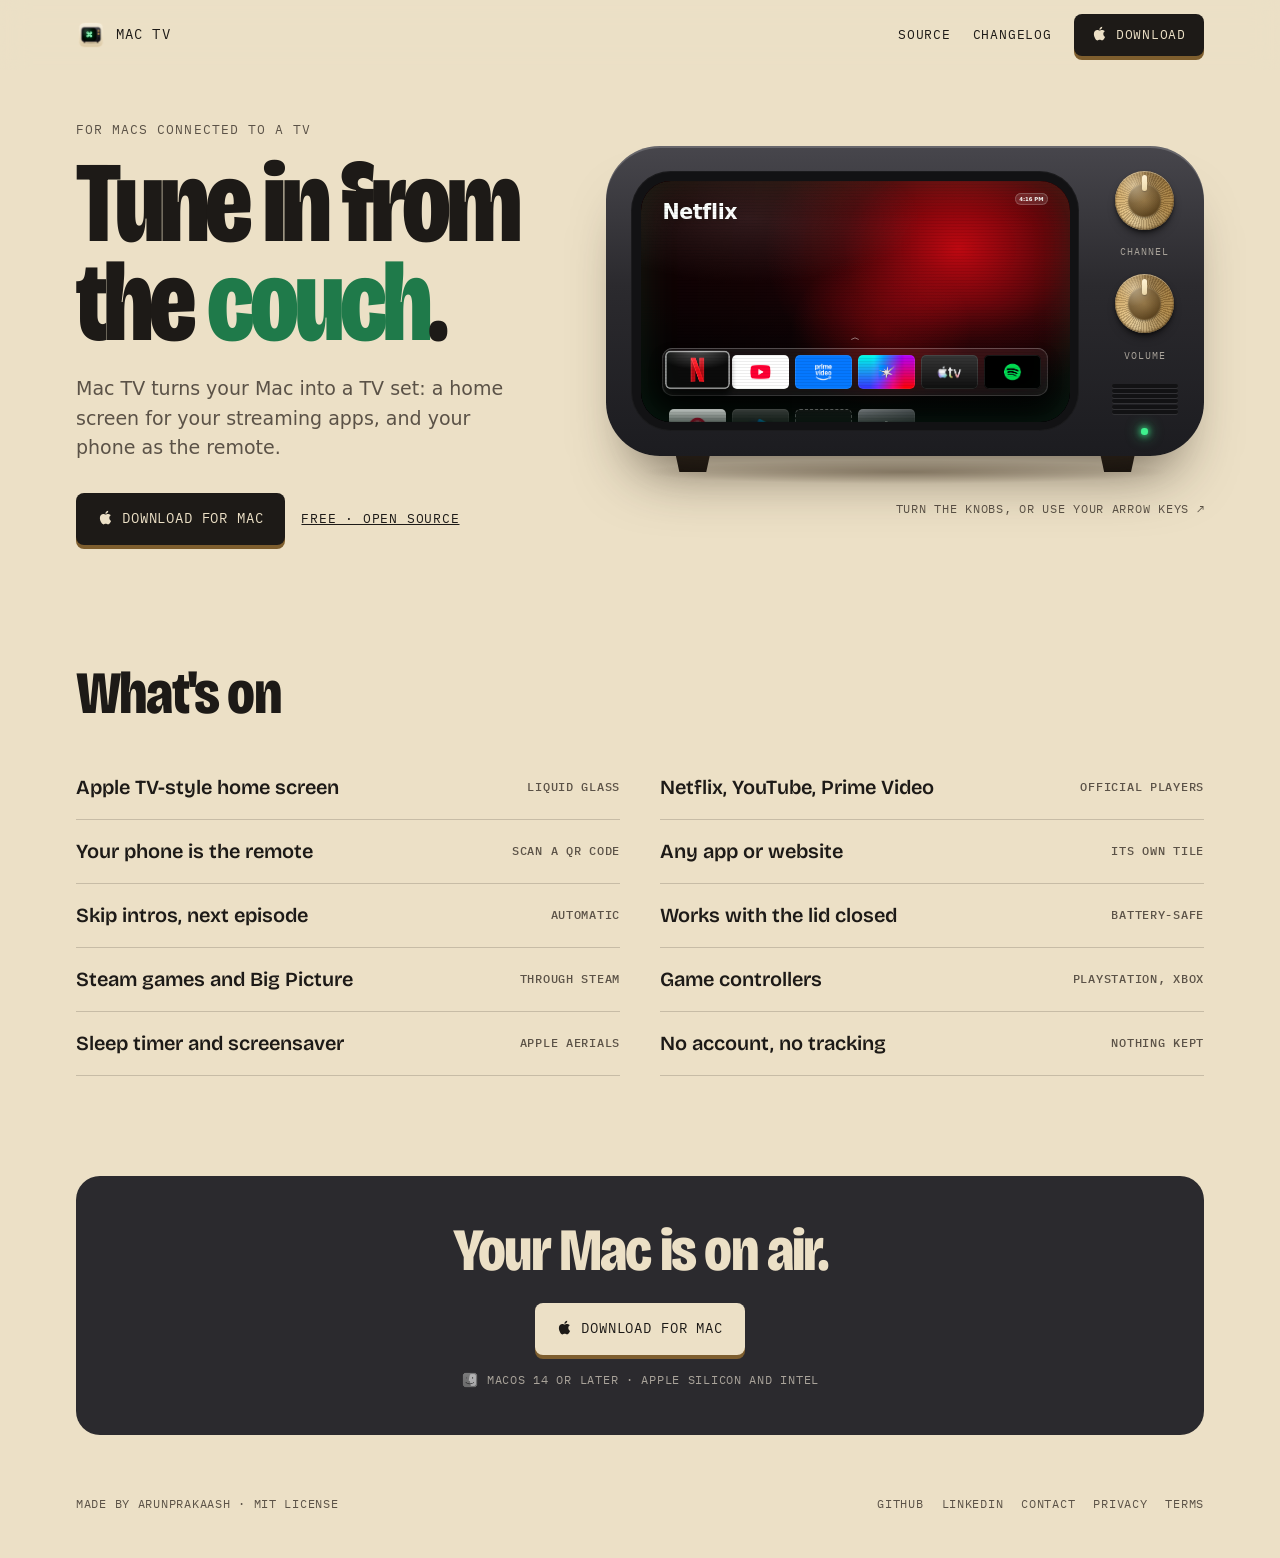
<file: docs/index.html>
<!doctype html>
<html lang="en">
<head>
<meta charset="utf-8">
<meta name="viewport" content="width=device-width, initial-scale=1, viewport-fit=cover">
<title>Mac TV</title>
<meta name="description" content="Turn your Mac into a TV set: a home screen for your streaming apps, and your phone as the remote. Free and open source.">
<meta name="theme-color" content="#ece0c6">
<meta property="og:title" content="Mac TV">
<meta property="og:description" content="Tune in from the couch. Turn your Mac into a TV set, with your phone as the remote.">
<meta property="og:image" content="screenshots/home.png">
<link rel="icon" type="image/png" href="screenshots/icon.png">
<link rel="preconnect" href="https://fonts.googleapis.com">
<link rel="preconnect" href="https://fonts.gstatic.com" crossorigin>
<link rel="stylesheet" href="https://fonts.googleapis.com/css2?family=Bricolage+Grotesque:opsz,wdth,wght@12..96,75..100,400..800&family=IBM+Plex+Mono:wght@400;500;600&display=swap">
<link rel="stylesheet" href="site.css">
</head>
<body>
<svg width="0" height="0" style="position:absolute" aria-hidden="true">
  <symbol id="i-apple" viewBox="0 0 24 24"><path d="M16.37 1.43c0 1.14-.49 2.27-1.18 3.08-.74.9-1.99 1.57-2.99 1.57-.12 0-.23-.02-.3-.03-.01-.06-.04-.22-.04-.39 0-1.15.57-2.27 1.21-2.98.8-.94 2.14-1.64 3.25-1.68.03.13.05.28.05.43Zm4.56 15.71c-.03.07-.46 1.58-1.52 3.12-.94 1.34-1.94 2.71-3.43 2.71-1.52 0-1.9-.88-3.63-.88-1.7 0-2.3.91-3.67.91-1.38 0-2.33-1.26-3.43-2.8C4.04 18.38 3 15.57 3 12.92c0-4.28 2.8-6.55 5.55-6.55 1.45 0 2.68.95 3.6.95.87 0 2.22-1.01 3.9-1.01.62 0 2.89.06 4.38 2.19-.13.09-2.38 1.37-2.38 4.19 0 3.26 2.85 4.42 2.95 4.45Z"/></symbol>
</svg>

<nav class="top">
  <div class="wrap">
    <a class="brand" href="./"><img src="screenshots/icon.png" alt="">Mac TV</a>
    <div class="links">
      <a href="https://github.com/Arunprakaash/mac-tv">Source</a>
      <a href="https://github.com/Arunprakaash/mac-tv/releases">Changelog</a>
      <a class="dl" href="https://github.com/Arunprakaash/mac-tv/releases/latest"><svg class="apple"><use href="#i-apple"/></svg>Download</a>
    </div>
  </div>
</nav>

<main class="wrap">
  <header class="hero">
    <div>
      <div class="eyebrow">For Macs connected to a TV</div>
      <h1>Tune in from the <span>couch</span>.</h1>
      <p>Mac TV turns your Mac into a TV set: a home screen for your streaming apps, and your phone as the remote.</p>
      <div class="act">
        <a class="dl big" href="https://github.com/Arunprakaash/mac-tv/releases/latest"><svg class="apple"><use href="#i-apple"/></svg>Download for Mac</a>
        <a class="src" href="https://github.com/Arunprakaash/mac-tv">Free · Open source</a>
      </div>
    </div>
    <div class="set">
      <!-- The icon's TV set, built for real: the screen is a working Mac TV, the knobs turn. -->
      <div class="crt">
        <div class="glass"><div data-tv></div></div>
        <div class="panel">
          <button class="knob" data-knob="channel" aria-label="Next channel"><span class="face"></span></button><span class="knob-label">CHANNEL</span>
          <button class="knob" data-knob="volume" aria-label="Volume up"><span class="face"></span></button><span class="knob-label">VOLUME</span>
          <div class="grille"><i></i><i></i><i></i><i></i><i></i><i></i></div>
          <span class="led" title="On air"></span>
        </div>
        <div class="feet"><i></i><i></i></div>
      </div>
      <p class="hint">Turn the knobs, or use your arrow keys ↗</p>
    </div>
  </header>

  <section>
    <h2>What's on</h2>
    <ul class="guide">
      <li>Apple TV-style home screen <span>Liquid Glass</span></li>
      <li>Netflix, YouTube, Prime Video <span>Official players</span></li>
      <li>Your phone is the remote <span>Scan a QR code</span></li>
      <li>Any app or website <span>Its own tile</span></li>
      <li>Skip intros, next episode <span>Automatic</span></li>
      <li>Works with the lid closed <span>Battery-safe</span></li>
      <li>Steam games and Big Picture <span>Through Steam</span></li>
      <li>Game controllers <span>PlayStation, Xbox</span></li>
      <li>Sleep timer and screensaver <span>Apple aerials</span></li>
      <li>No account, no tracking <span>Nothing kept</span></li>
    </ul>
  </section>

  <section class="end">
    <h2>Your Mac is on air.</h2>
    <a class="dl big" href="https://github.com/Arunprakaash/mac-tv/releases/latest"><svg class="apple"><use href="#i-apple"/></svg>Download for Mac</a>
    <small><img class="finder" src="finder.png" alt="">macOS 14 or later · Apple silicon and Intel</small>
  </section>
</main>

<footer>
  <div class="wrap">
    <span>Made by <a href="https://www.linkedin.com/in/Arunprakaash">Arunprakaash</a> · MIT License</span>
    <nav>
      <a href="https://github.com/Arunprakaash/mac-tv">GitHub</a>
      <a href="https://www.linkedin.com/in/Arunprakaash">LinkedIn</a>
      <a href="https://github.com/Arunprakaash/mac-tv/issues">Contact</a>
      <a href="privacy.html">Privacy</a>
      <a href="terms.html">Terms</a>
    </nav>
  </div>
</footer>

<script>
(() => {
  const APPS = [
    { id: "netflix", name: "Netflix", accent: "#E50914", deep: "#2B0204" },
    { id: "youtube", name: "YouTube", accent: "#FF2D2D", deep: "#2B0606" },
    { id: "prime", name: "Prime Video", accent: "#1A98FF", deep: "#05213F" },
    { id: "hotstar", name: "JioHotstar", accent: "#2C6BED", deep: "#081538" },
    { id: "appletv", name: "Apple TV", accent: "#9A9AA2", deep: "#18181B" },
    { id: "spotify", name: "Spotify", accent: "#1ED760", deep: "#06210F" },
  ];
  const GEAR = '<svg viewBox="0 0 24 24"><path fill="currentColor" d="M19.4 13a7.5 7.5 0 0 0 0-2l2.1-1.6-2-3.5-2.5 1a7.6 7.6 0 0 0-1.7-1L15 3.3h-4l-.4 2.6a7.6 7.6 0 0 0-1.7 1l-2.5-1-2 3.5L6.6 11a7.5 7.5 0 0 0 0 2l-2.1 1.6 2 3.5 2.5-1c.5.4 1.1.7 1.7 1l.4 2.6h4l.4-2.6c.6-.3 1.2-.6 1.7-1l2.5 1 2-3.5zM13 15.5a3.5 3.5 0 1 1 0-7 3.5 3.5 0 0 1 0 7z" transform="translate(-1 0)"/></svg>';

  // A playable Mac TV home screen, drawn at the app's 1920 x 1080 proportions.
  const host = document.querySelector("[data-tv]");
  host.className = "tv";
  host.tabIndex = 0;
  host.setAttribute("role", "application");
  host.setAttribute("aria-label", "Try Mac TV. Use the arrow keys, or turn the knobs.");
  host.innerHTML = `
    <div class="tv-art"></div><div class="tv-shade"></div>
    <div class="tv-name"></div>
    <button class="tv-open" tabindex="-1"><svg viewBox="0 0 24 24"><path d="M7 4.5v15l13-7.5z" fill="currentColor"/></svg><span></span></button>
    <div class="tv-pills"><div class="tv-pill" data-clock>3:34 PM</div></div>
    <div class="tv-volume"><svg viewBox="0 0 24 24"><path fill="currentColor" d="M4 9h3l5-4v14l-5-4H4z"/><path d="M15.5 8.5a5 5 0 0 1 0 7M18 6a8.5 8.5 0 0 1 0 12" fill="none" stroke="currentColor" stroke-width="1.8" stroke-linecap="round"/></svg><b><i></i></b></div>
    <div class="tv-toast"></div>
    <svg class="tv-chevron" viewBox="0 0 40 14"><path d="M4 11 20 4l16 7" fill="none" stroke="currentColor" stroke-width="3" stroke-linecap="round" stroke-linejoin="round"/></svg>
    <div class="tv-dock">${APPS.map((a, i) => `<div class="tile" data-i="${i}"><img src="tiles/${a.id}.png" alt="${a.name}"></div>`).join("")}</div>
    <div class="tv-row"><div class="tile"><img src="tiles/ytmusic.png" alt=""></div><div class="tile"><img src="tiles/iina.png" alt=""></div><div class="tile add">+</div><div class="tile gear">${GEAR}</div></div>`;
  const q = s => host.querySelector(s);
  const art = q(".tv-art"), name = q(".tv-name"), toast = q(".tv-toast"), bar = q(".tv-volume i");
  const tiles = [...q(".tv-dock").children];
  let focus = 0, expanded = false, level = 60, toastTimer, volTimer;

  // Each app's colours across the screen, cross-faded like the app's Top Shelf.
  function paint(app) {
    const layer = document.createElement("div");
    layer.className = "tv-layer";
    layer.style.background = `radial-gradient(60% 85% at 74% 28%, ${app.accent}cc 0%, ${app.accent}33 45%, transparent 75%), radial-gradient(30% 45% at 56% 62%, ${app.accent}5c 0%, transparent 70%), linear-gradient(180deg, ${app.deep}, #050608)`;
    art.appendChild(layer);
    requestAnimationFrame(() => layer.classList.add("on"));
    setTimeout(() => { while (art.children.length > 1) art.firstChild.remove(); }, 600);
  }
  function render() {
    const app = APPS[focus];
    tiles.forEach((t, i) => t.classList.toggle("focused", !expanded && i === focus));
    host.classList.toggle("expanded", expanded);
    if (name.textContent !== app.name) { name.textContent = app.name; paint(app); }
    q(".tv-open span").textContent = `Open ${app.name}`;
  }
  function say(text) {
    toast.textContent = text;
    host.classList.add("toasting");
    clearTimeout(toastTimer);
    toastTimer = setTimeout(() => host.classList.remove("toasting"), 1900);
  }
  function volumeUp() {
    level = level >= 100 ? 10 : level + 10;
    bar.style.width = level + "%";
    host.classList.add("volume");
    clearTimeout(volTimer);
    volTimer = setTimeout(() => host.classList.remove("volume"), 1400);
  }
  const launch = () => say(`${APPS[focus].name} opens here, full screen`);

  tiles.forEach((t, i) => {
    t.addEventListener("mouseenter", () => { focus = i; expanded = false; render(); });
    t.addEventListener("click", () => { focus = i; render(); launch(); });
  });
  q(".tv-open").addEventListener("click", launch);
  host.addEventListener("keydown", e => {
    if (e.key === "ArrowLeft" && !expanded) focus = Math.max(0, focus - 1);
    else if (e.key === "ArrowRight" && !expanded) focus = Math.min(APPS.length - 1, focus + 1);
    else if (e.key === "ArrowUp") expanded = true;
    else if (e.key === "ArrowDown" || e.key === "Escape") expanded = false;
    else if (e.key === "Enter" || e.key === " ") launch();
    else return;
    e.preventDefault();
    render();
  });

  // A light haptic tick when a knob turns. Android phones vibrate; iPhones (iOS 18 and later)
  // tick when a switch flips, so a hidden one is flipped. Computers have no haptics for web pages.
  const tickHaptic = (() => {
    if (typeof navigator.vibrate === "function") return () => navigator.vibrate(8);
    const label = document.createElement("label");
    label.style.display = "none";
    label.setAttribute("aria-hidden", "true");
    const input = document.createElement("input");
    input.type = "checkbox";
    input.setAttribute("switch", "");
    input.tabIndex = -1;
    label.appendChild(input);
    document.body.appendChild(label);
    return () => label.click();
  })();

  // The brass knobs turn: Channel moves to the next app, Volume turns it up.
  // In Safari on a Mac, a firm press (force click) turns a knob too: macOS plays the trackpad's
  // own click feel, which is the only haptic a web page can get on a Mac. The ordinary click that
  // follows a force click is skipped, so the knob turns once.
  document.querySelectorAll("[data-knob]").forEach(knob => {
    let turn = 0, forced = false;
    function turnKnob(phoneTick) {
      turn += 45;
      if (phoneTick) { try { tickHaptic(); } catch (e) {} }
      knob.querySelector(".face").style.transform = `rotate(${turn}deg)`;
      const led = document.querySelector(".led");
      led.classList.remove("blink"); void led.offsetWidth; led.classList.add("blink");
      if (knob.dataset.knob === "channel") { expanded = false; focus = (focus + 1) % APPS.length; render(); }
      else volumeUp();
    }
    knob.addEventListener("webkitmouseforcedown", () => { forced = true; turnKnob(false); });
    knob.addEventListener("mousedown", () => { forced = false; });
    knob.addEventListener("click", () => {
      if (forced) { forced = false; return; }
      turnKnob(true);
    });
  });

  paint(APPS[0]);
  render();
  bar.style.width = level + "%";

  // The TV's clock shows the visitor's own time.
  const tick = () => document.querySelectorAll("[data-clock]").forEach(el =>
    el.textContent = new Date().toLocaleTimeString([], { hour: "numeric", minute: "2-digit" }));
  tick();
  setInterval(tick, 15000);
})();
</script>
</body>
</html>
</file>
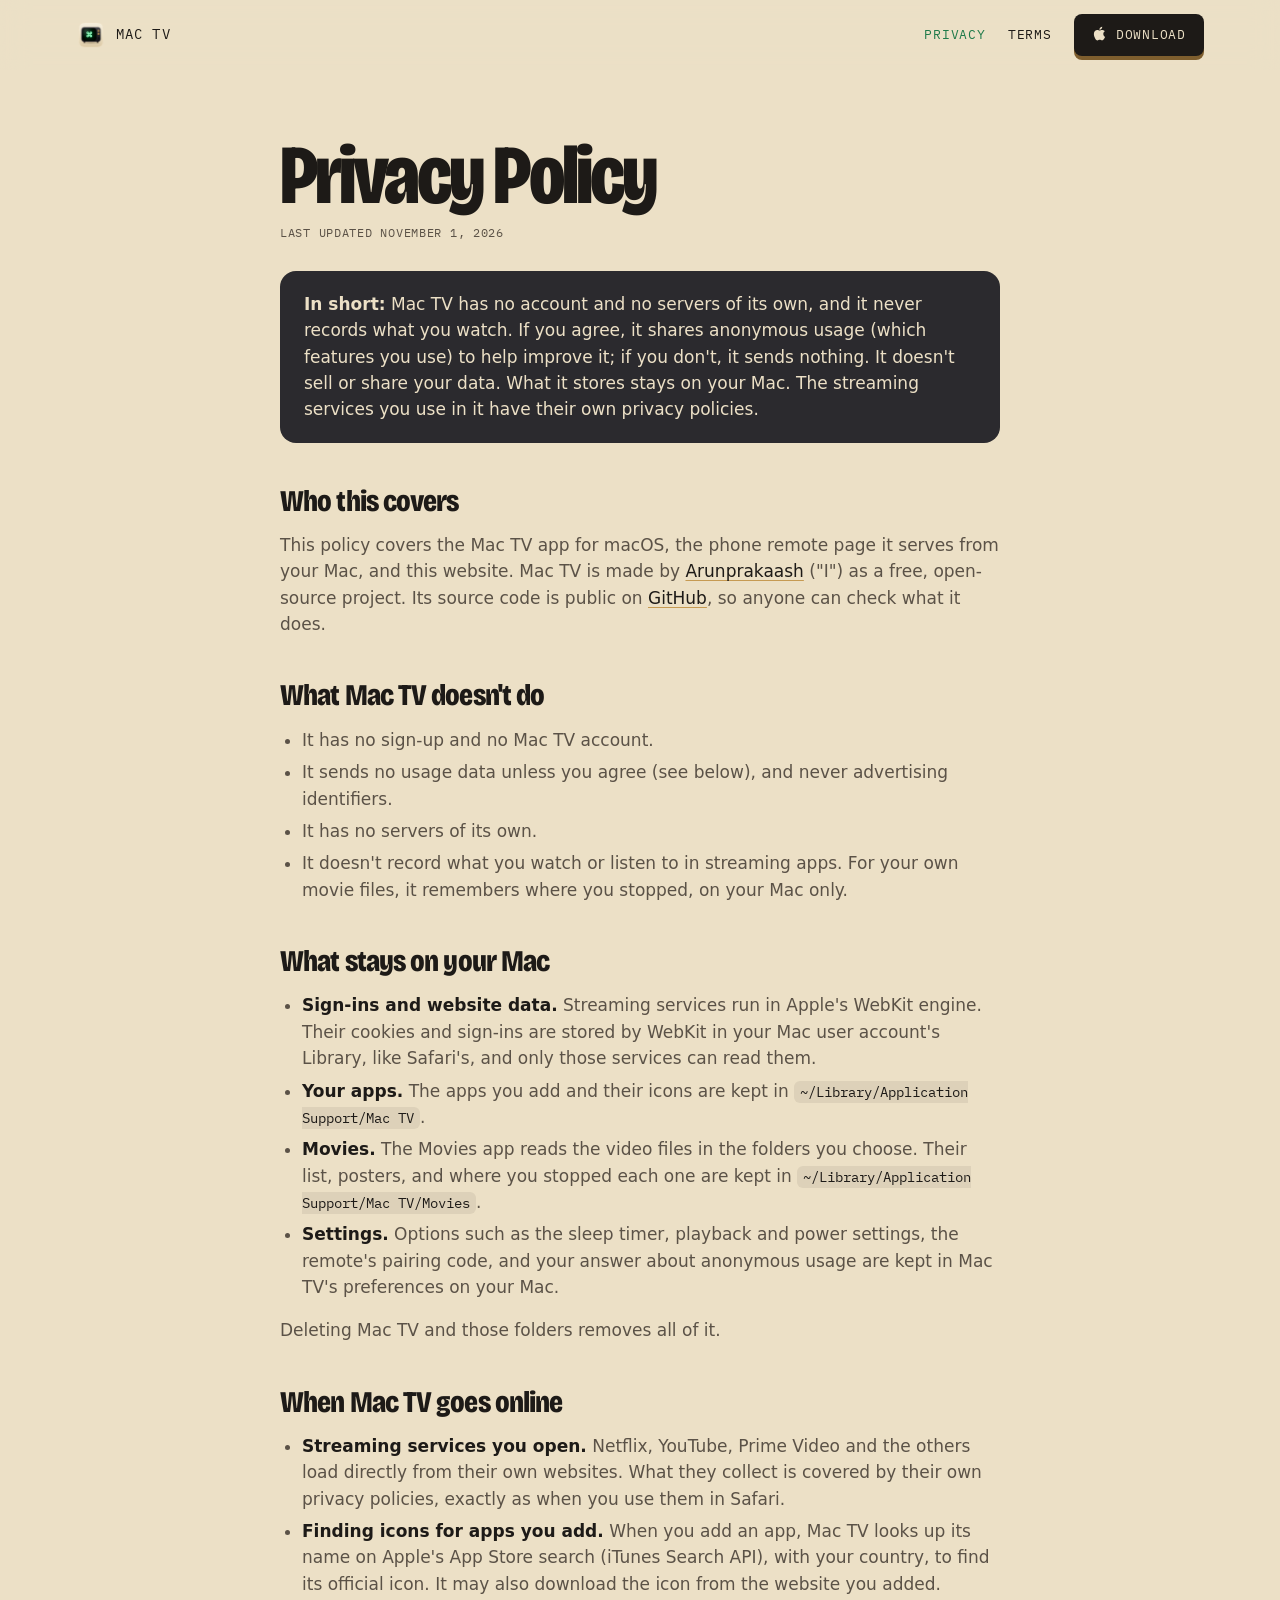
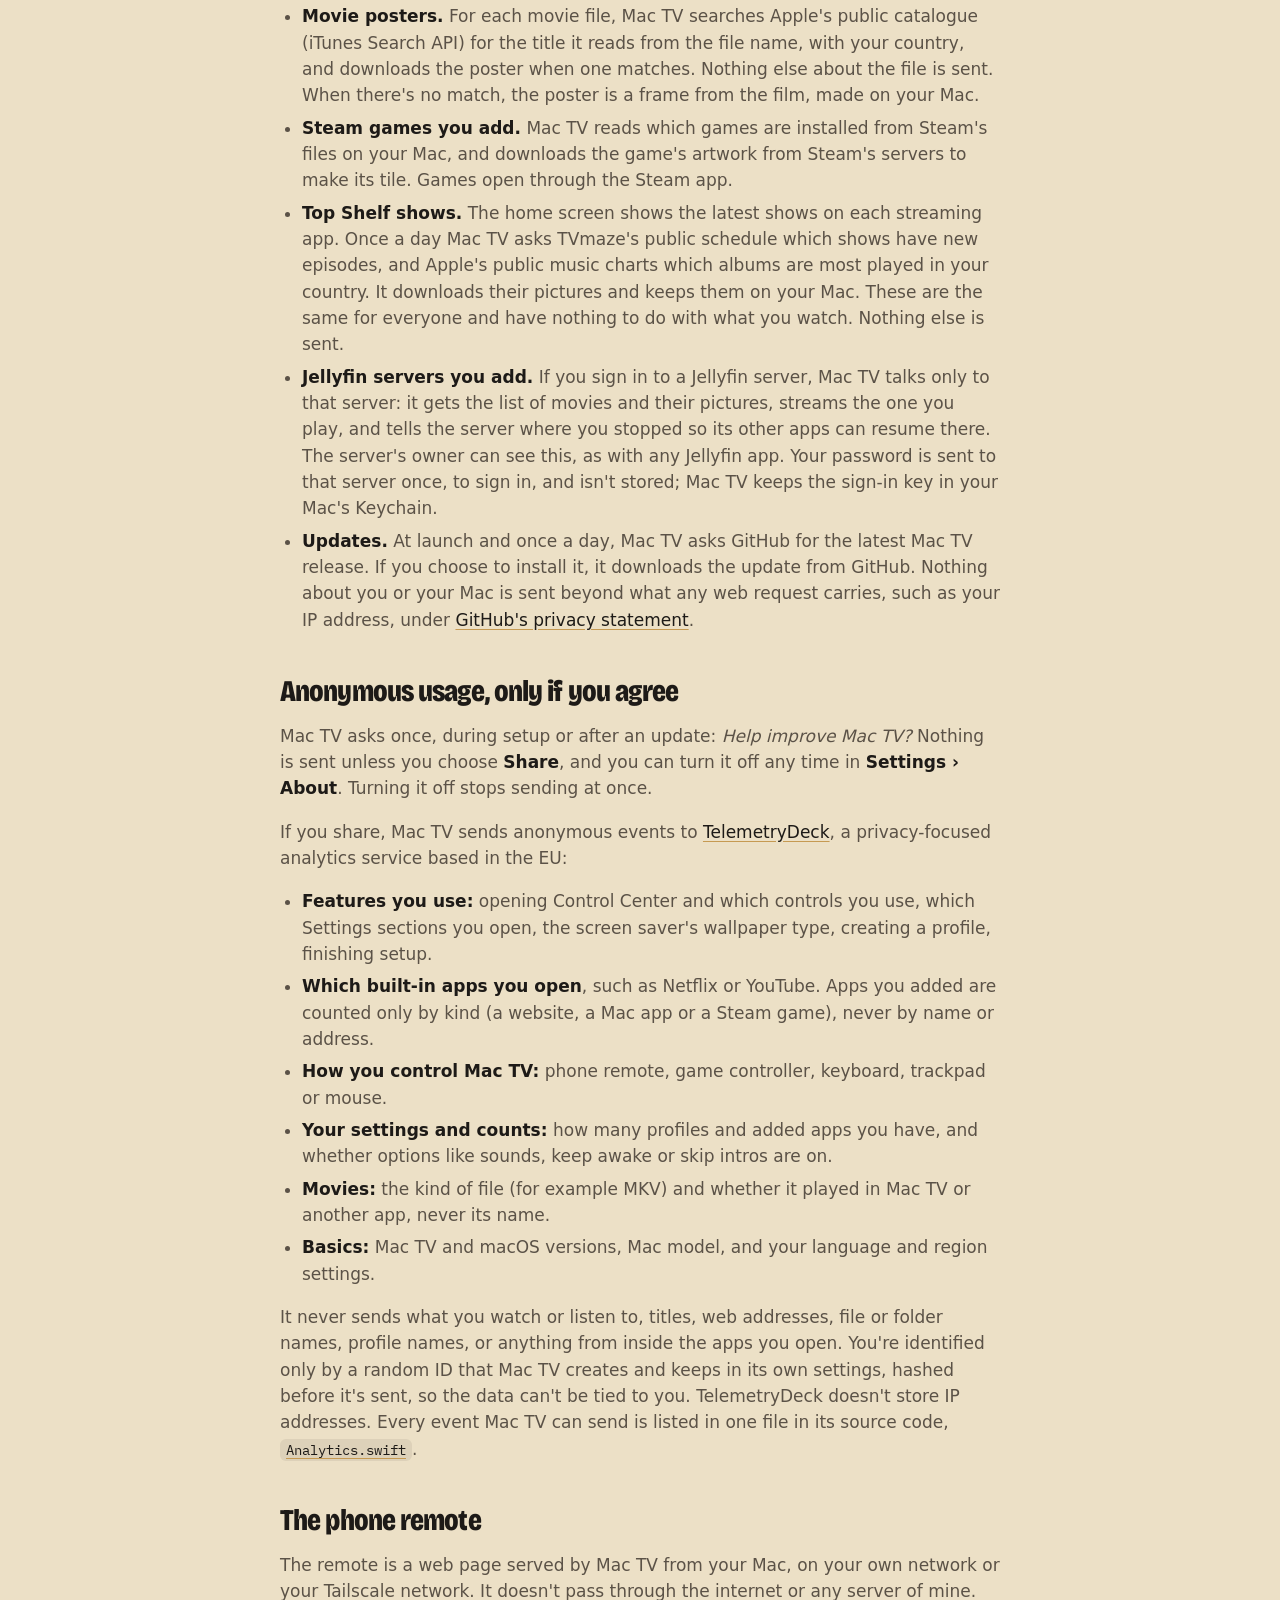
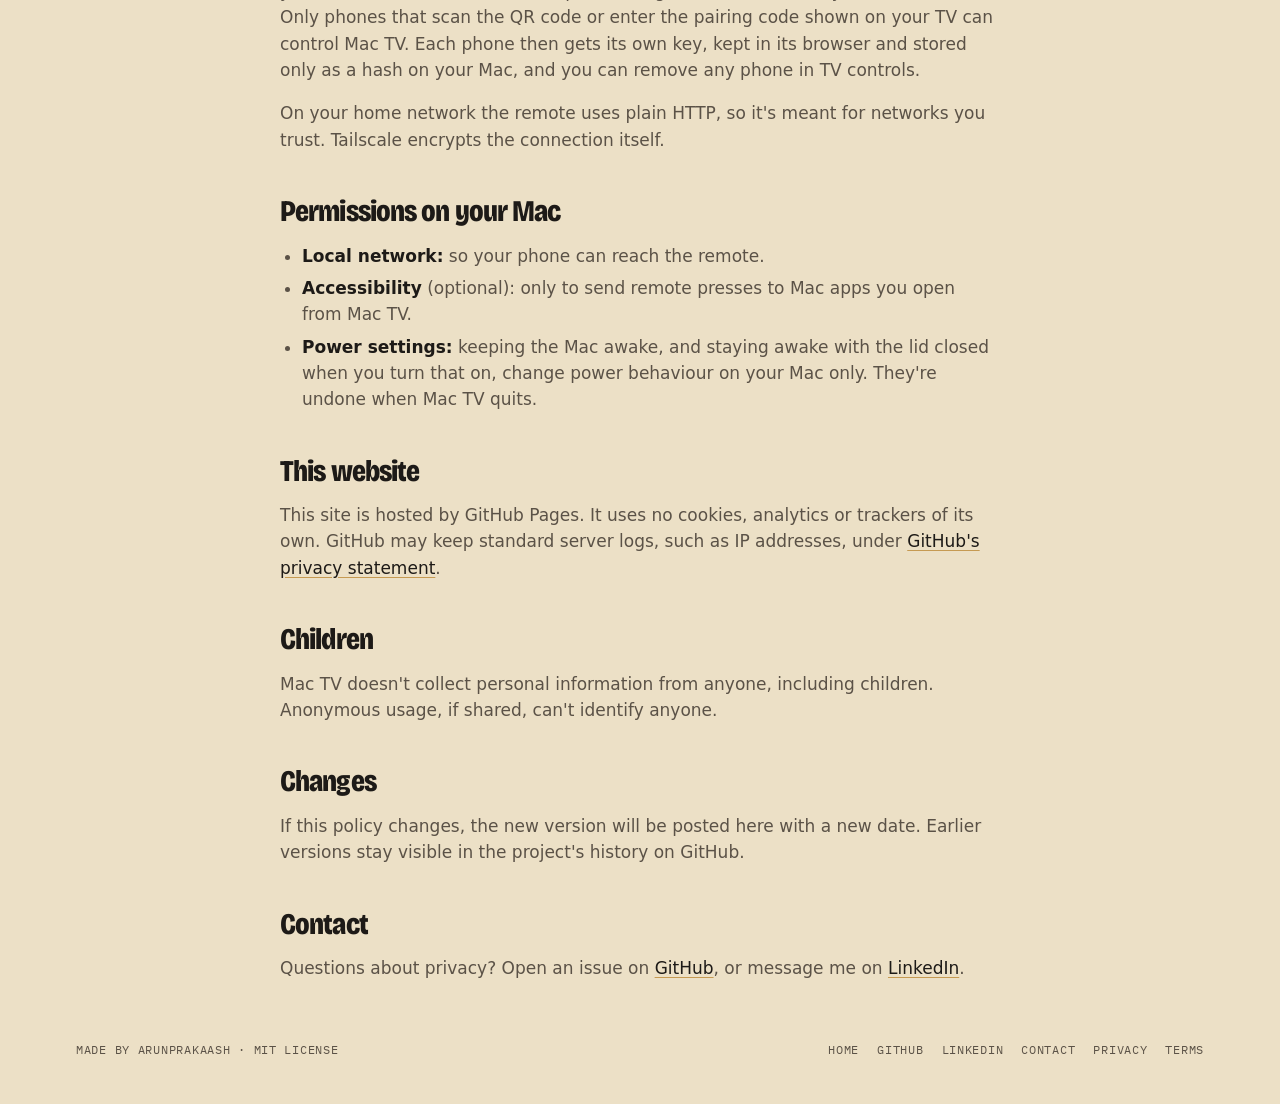
<file: docs/privacy.html>
<!doctype html>
<html lang="en">
<head>
<meta charset="utf-8">
<meta name="viewport" content="width=device-width, initial-scale=1, viewport-fit=cover">
<meta name="theme-color" content="#ece0c6">
<title>Privacy Policy · Mac TV</title>
<meta name="description" content="Mac TV's privacy policy: no account, no Mac TV servers, and anonymous usage analytics only if you agree.">
<link rel="icon" type="image/png" href="screenshots/icon.png">
<link rel="preconnect" href="https://fonts.googleapis.com">
<link rel="preconnect" href="https://fonts.gstatic.com" crossorigin>
<link rel="stylesheet" href="https://fonts.googleapis.com/css2?family=Bricolage+Grotesque:opsz,wdth,wght@12..96,75..100,400..800&family=IBM+Plex+Mono:wght@400;500;600&display=swap">
<link rel="stylesheet" href="site.css">
</head>
<body>
<svg width="0" height="0" style="position:absolute" aria-hidden="true">
  <symbol id="i-apple" viewBox="0 0 24 24" fill="currentColor"><path d="M16.37 1.43c0 1.14-.49 2.27-1.18 3.08-.74.9-1.99 1.57-2.99 1.57-.12 0-.23-.02-.3-.03-.01-.06-.04-.22-.04-.39 0-1.15.57-2.27 1.21-2.98.8-.94 2.14-1.64 3.25-1.68.03.13.05.28.05.43Zm4.56 15.71c-.03.07-.46 1.58-1.52 3.12-.94 1.34-1.94 2.71-3.43 2.71-1.52 0-1.9-.88-3.63-.88-1.7 0-2.3.91-3.67.91-1.38 0-2.33-1.26-3.43-2.8C4.04 18.38 3 15.57 3 12.92c0-4.28 2.8-6.55 5.55-6.55 1.45 0 2.68.95 3.6.95.87 0 2.22-1.01 3.9-1.01.62 0 2.89.06 4.38 2.19-.13.09-2.38 1.37-2.38 4.19 0 3.26 2.85 4.42 2.95 4.45Z"/></symbol>
</svg>
<nav class="top">
  <div class="wrap">
    <a class="brand" href="./"><img src="screenshots/icon.png" alt="">Mac TV</a>
    <div class="links">
      <a href="privacy.html" aria-current="page">Privacy</a>
      <a href="terms.html">Terms</a>
      <a class="dl" href="https://github.com/Arunprakaash/mac-tv/releases/latest"><svg class="apple"><use href="#i-apple"/></svg>Download</a>
    </div>
  </div>
</nav>
<main class="wrap"><div class="doc">
    <h1>Privacy Policy</h1>
    <p class="updated">Last updated November 1, 2026</p>

    <div class="summary">
      <p><strong>In short:</strong> Mac TV has no account and no servers of its own, and it never records what you watch. If you agree, it shares anonymous usage (which features you use) to help improve it; if you don't, it sends nothing. It doesn't sell or share your data. What it stores stays on your Mac. The streaming services you use in it have their own privacy policies.</p>
    </div>

    <h2>Who this covers</h2>
    <p>This policy covers the Mac TV app for macOS, the phone remote page it serves from your Mac, and this website. Mac TV is made by <a href="https://www.linkedin.com/in/Arunprakaash">Arunprakaash</a> ("I") as a free, open-source project. Its source code is public on <a href="https://github.com/Arunprakaash/mac-tv">GitHub</a>, so anyone can check what it does.</p>

    <h2>What Mac TV doesn't do</h2>
    <ul>
      <li>It has no sign-up and no Mac TV account.</li>
      <li>It sends no usage data unless you agree (see below), and never advertising identifiers.</li>
      <li>It has no servers of its own.</li>
      <li>It doesn't record what you watch or listen to in streaming apps. For your own movie files, it remembers where you stopped, on your Mac only.</li>
    </ul>

    <h2>What stays on your Mac</h2>
    <ul>
      <li><strong>Sign-ins and website data.</strong> Streaming services run in Apple's WebKit engine. Their cookies and sign-ins are stored by WebKit in your Mac user account's Library, like Safari's, and only those services can read them.</li>
      <li><strong>Your apps.</strong> The apps you add and their icons are kept in <code>~/Library/Application Support/Mac TV</code>.</li>
      <li><strong>Movies.</strong> The Movies app reads the video files in the folders you choose. Their list, posters, and where you stopped each one are kept in <code>~/Library/Application Support/Mac TV/Movies</code>.</li>
      <li><strong>Settings.</strong> Options such as the sleep timer, playback and power settings, the remote's pairing code, and your answer about anonymous usage are kept in Mac TV's preferences on your Mac.</li>
    </ul>
    <p>Deleting Mac TV and those folders removes all of it.</p>

    <h2>When Mac TV goes online</h2>
    <ul>
      <li><strong>Streaming services you open.</strong> Netflix, YouTube, Prime Video and the others load directly from their own websites. What they collect is covered by their own privacy policies, exactly as when you use them in Safari.</li>
      <li><strong>Finding icons for apps you add.</strong> When you add an app, Mac TV looks up its name on Apple's App Store search (iTunes Search API), with your country, to find its official icon. It may also download the icon from the website you added.</li>
      <li><strong>Movie posters.</strong> For each movie file, Mac TV searches Apple's public catalogue (iTunes Search API) for the title it reads from the file name, with your country, and downloads the poster when one matches. Nothing else about the file is sent. When there's no match, the poster is a frame from the film, made on your Mac.</li>
      <li><strong>Steam games you add.</strong> Mac TV reads which games are installed from Steam's files on your Mac, and downloads the game's artwork from Steam's servers to make its tile. Games open through the Steam app.</li>
      <li><strong>Top Shelf shows.</strong> The home screen shows the latest shows on each streaming app. Once a day Mac TV asks TVmaze's public schedule which shows have new episodes, and Apple's public music charts which albums are most played in your country. It downloads their pictures and keeps them on your Mac. These are the same for everyone and have nothing to do with what you watch. Nothing else is sent.</li>
      <li><strong>Jellyfin servers you add.</strong> If you sign in to a Jellyfin server, Mac TV talks only to that server: it gets the list of movies and their pictures, streams the one you play, and tells the server where you stopped so its other apps can resume there. The server's owner can see this, as with any Jellyfin app. Your password is sent to that server once, to sign in, and isn't stored; Mac TV keeps the sign-in key in your Mac's Keychain.</li>
      <li><strong>Updates.</strong> At launch and once a day, Mac TV asks GitHub for the latest Mac TV release. If you choose to install it, it downloads the update from GitHub. Nothing about you or your Mac is sent beyond what any web request carries, such as your IP address, under <a href="https://docs.github.com/en/site-policy/privacy-policies/github-general-privacy-statement">GitHub's privacy statement</a>.</li>
    </ul>

    <h2>Anonymous usage, only if you agree</h2>
    <p>Mac TV asks once, during setup or after an update: <em>Help improve Mac TV?</em> Nothing is sent unless you choose <strong>Share</strong>, and you can turn it off any time in <strong>Settings › About</strong>. Turning it off stops sending at once.</p>
    <p>If you share, Mac TV sends anonymous events to <a href="https://telemetrydeck.com">TelemetryDeck</a>, a privacy-focused analytics service based in the EU:</p>
    <ul>
      <li><strong>Features you use:</strong> opening Control Center and which controls you use, which Settings sections you open, the screen saver's wallpaper type, creating a profile, finishing setup.</li>
      <li><strong>Which built-in apps you open</strong>, such as Netflix or YouTube. Apps you added are counted only by kind (a website, a Mac app or a Steam game), never by name or address.</li>
      <li><strong>How you control Mac TV:</strong> phone remote, game controller, keyboard, trackpad or mouse.</li>
      <li><strong>Your settings and counts:</strong> how many profiles and added apps you have, and whether options like sounds, keep awake or skip intros are on.</li>
      <li><strong>Movies:</strong> the kind of file (for example MKV) and whether it played in Mac TV or another app, never its name.</li>
      <li><strong>Basics:</strong> Mac TV and macOS versions, Mac model, and your language and region settings.</li>
    </ul>
    <p>It never sends what you watch or listen to, titles, web addresses, file or folder names, profile names, or anything from inside the apps you open. You're identified only by a random ID that Mac TV creates and keeps in its own settings, hashed before it's sent, so the data can't be tied to you. TelemetryDeck doesn't store IP addresses. Every event Mac TV can send is listed in one file in its source code, <a href="https://github.com/Arunprakaash/mac-tv/blob/main/Sources/MacTV/Core/Analytics.swift"><code>Analytics.swift</code></a>.</p>

    <h2>The phone remote</h2>
    <p>The remote is a web page served by Mac TV from your Mac, on your own network or your Tailscale network. It doesn't pass through the internet or any server of mine. Only phones that scan the QR code or enter the pairing code shown on your TV can control Mac TV. Each phone then gets its own key, kept in its browser and stored only as a hash on your Mac, and you can remove any phone in TV controls.</p>
    <p>On your home network the remote uses plain HTTP, so it's meant for networks you trust. Tailscale encrypts the connection itself.</p>

    <h2>Permissions on your Mac</h2>
    <ul>
      <li><strong>Local network:</strong> so your phone can reach the remote.</li>
      <li><strong>Accessibility</strong> (optional): only to send remote presses to Mac apps you open from Mac TV.</li>
      <li><strong>Power settings:</strong> keeping the Mac awake, and staying awake with the lid closed when you turn that on, change power behaviour on your Mac only. They're undone when Mac TV quits.</li>
    </ul>

    <h2>This website</h2>
    <p>This site is hosted by GitHub Pages. It uses no cookies, analytics or trackers of its own. GitHub may keep standard server logs, such as IP addresses, under <a href="https://docs.github.com/en/site-policy/privacy-policies/github-general-privacy-statement">GitHub's privacy statement</a>.</p>

    <h2>Children</h2>
    <p>Mac TV doesn't collect personal information from anyone, including children. Anonymous usage, if shared, can't identify anyone.</p>

    <h2>Changes</h2>
    <p>If this policy changes, the new version will be posted here with a new date. Earlier versions stay visible in the project's history on GitHub.</p>

    <h2>Contact</h2>
    <p>Questions about privacy? Open an issue on <a href="https://github.com/Arunprakaash/mac-tv/issues">GitHub</a>, or message me on <a href="https://www.linkedin.com/in/Arunprakaash">LinkedIn</a>.</p>
  </div></main>

<footer>
  <div class="wrap">
    <span>Made by <a href="https://www.linkedin.com/in/Arunprakaash">Arunprakaash</a> · MIT License</span>
    <nav>
      <a href="./">Home</a>
      <a href="https://github.com/Arunprakaash/mac-tv">GitHub</a>
      <a href="https://www.linkedin.com/in/Arunprakaash">LinkedIn</a>
      <a href="https://github.com/Arunprakaash/mac-tv/issues">Contact</a>
      <a href="privacy.html">Privacy</a>
      <a href="terms.html">Terms</a>
    </nav>
  </div>
</footer>
</body>
</html>
</file>
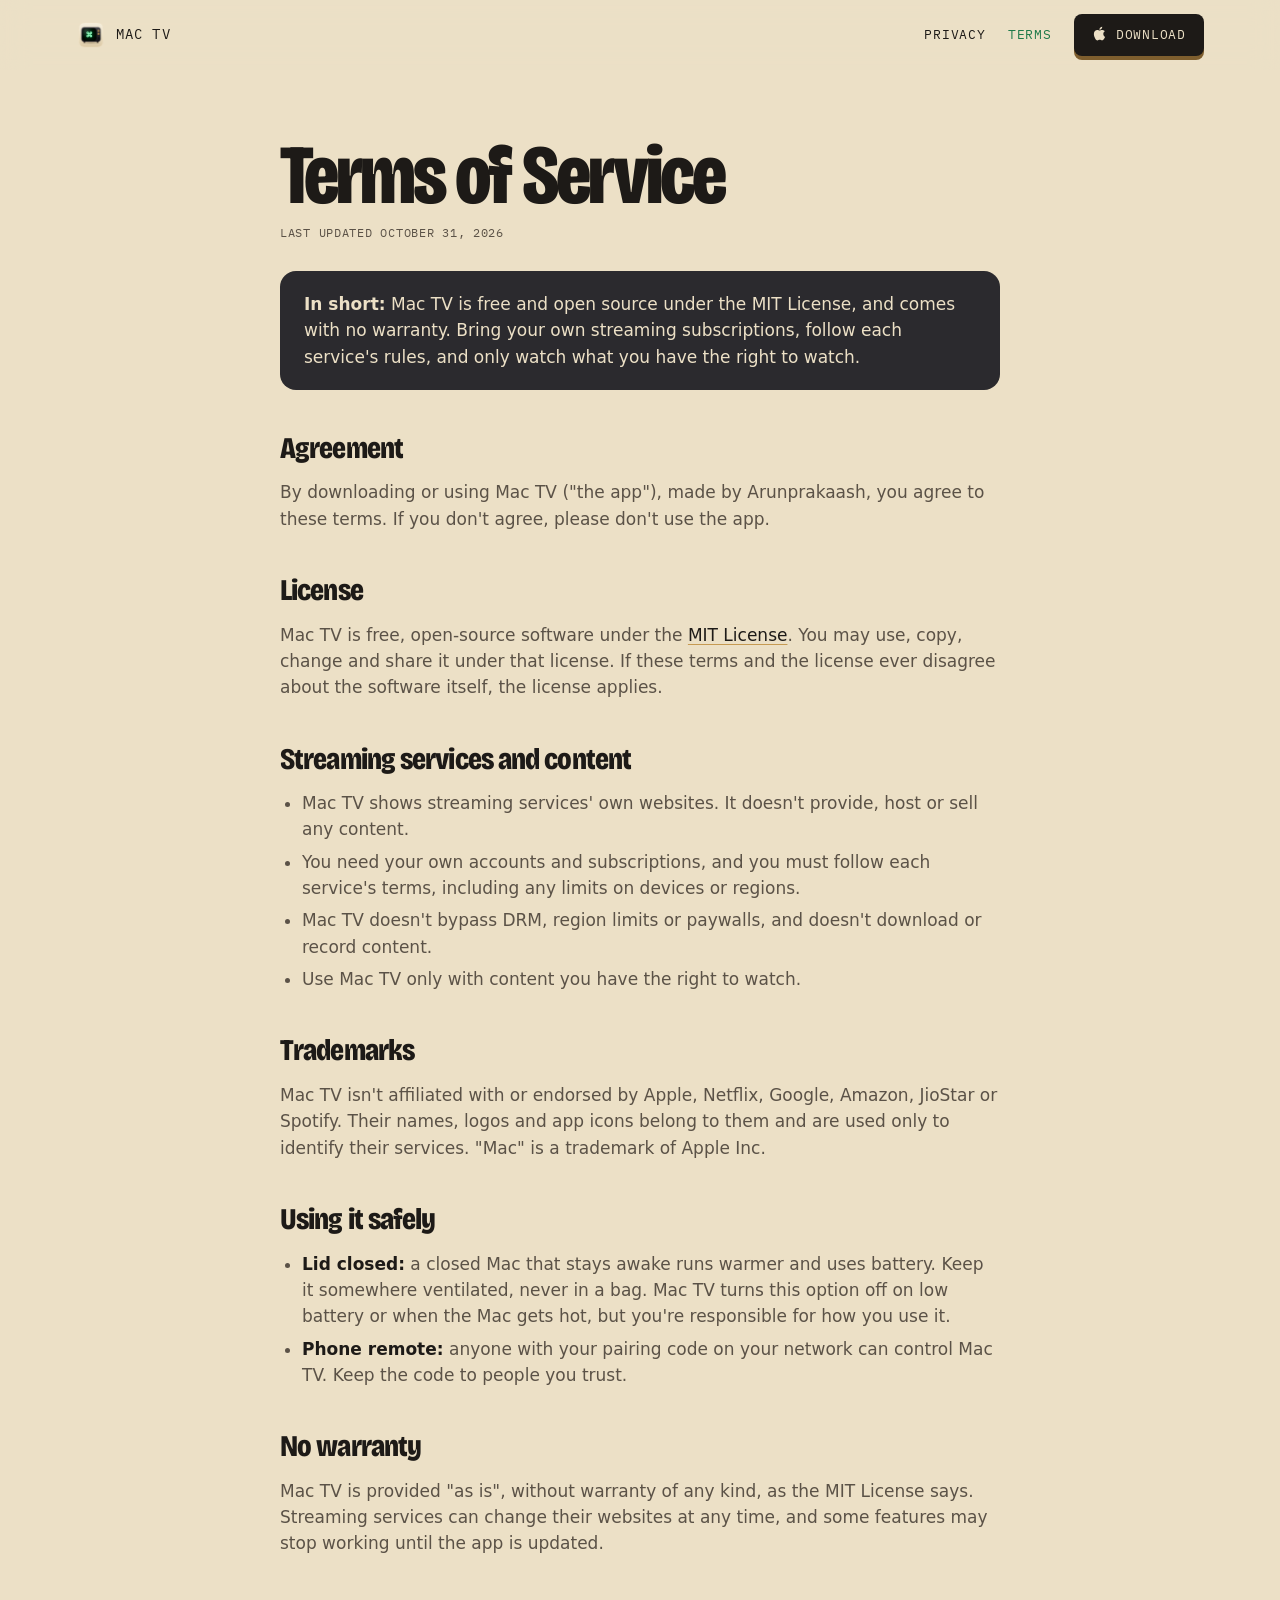
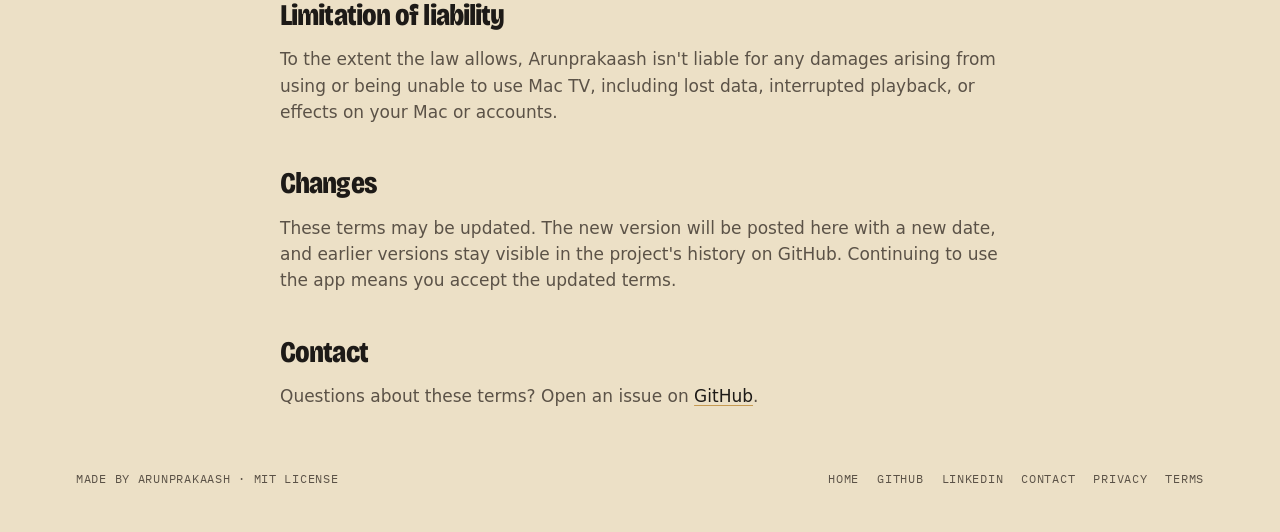
<file: docs/terms.html>
<!doctype html>
<html lang="en">
<head>
<meta charset="utf-8">
<meta name="viewport" content="width=device-width, initial-scale=1, viewport-fit=cover">
<meta name="theme-color" content="#ece0c6">
<title>Terms of Service · Mac TV</title>
<meta name="description" content="Terms of Service for Mac TV, a free and open-source app.">
<link rel="icon" type="image/png" href="screenshots/icon.png">
<link rel="preconnect" href="https://fonts.googleapis.com">
<link rel="preconnect" href="https://fonts.gstatic.com" crossorigin>
<link rel="stylesheet" href="https://fonts.googleapis.com/css2?family=Bricolage+Grotesque:opsz,wdth,wght@12..96,75..100,400..800&family=IBM+Plex+Mono:wght@400;500;600&display=swap">
<link rel="stylesheet" href="site.css">
</head>
<body>
<svg width="0" height="0" style="position:absolute" aria-hidden="true">
  <symbol id="i-apple" viewBox="0 0 24 24" fill="currentColor"><path d="M16.37 1.43c0 1.14-.49 2.27-1.18 3.08-.74.9-1.99 1.57-2.99 1.57-.12 0-.23-.02-.3-.03-.01-.06-.04-.22-.04-.39 0-1.15.57-2.27 1.21-2.98.8-.94 2.14-1.64 3.25-1.68.03.13.05.28.05.43Zm4.56 15.71c-.03.07-.46 1.58-1.52 3.12-.94 1.34-1.94 2.71-3.43 2.71-1.52 0-1.9-.88-3.63-.88-1.7 0-2.3.91-3.67.91-1.38 0-2.33-1.26-3.43-2.8C4.04 18.38 3 15.57 3 12.92c0-4.28 2.8-6.55 5.55-6.55 1.45 0 2.68.95 3.6.95.87 0 2.22-1.01 3.9-1.01.62 0 2.89.06 4.38 2.19-.13.09-2.38 1.37-2.38 4.19 0 3.26 2.85 4.42 2.95 4.45Z"/></symbol>
</svg>
<nav class="top">
  <div class="wrap">
    <a class="brand" href="./"><img src="screenshots/icon.png" alt="">Mac TV</a>
    <div class="links">
      <a href="privacy.html">Privacy</a>
      <a href="terms.html" aria-current="page">Terms</a>
      <a class="dl" href="https://github.com/Arunprakaash/mac-tv/releases/latest"><svg class="apple"><use href="#i-apple"/></svg>Download</a>
    </div>
  </div>
</nav>
<main class="wrap"><div class="doc">
    <h1>Terms of Service</h1>
    <p class="updated">Last updated October 31, 2026</p>

    <div class="summary">
      <p><strong>In short:</strong> Mac TV is free and open source under the MIT License, and comes with no warranty. Bring your own streaming subscriptions, follow each service's rules, and only watch what you have the right to watch.</p>
    </div>

    <h2>Agreement</h2>
    <p>By downloading or using Mac TV ("the app"), made by Arunprakaash, you agree to these terms. If you don't agree, please don't use the app.</p>

    <h2>License</h2>
    <p>Mac TV is free, open-source software under the <a href="https://github.com/Arunprakaash/mac-tv/blob/main/LICENSE">MIT License</a>. You may use, copy, change and share it under that license. If these terms and the license ever disagree about the software itself, the license applies.</p>

    <h2>Streaming services and content</h2>
    <ul>
      <li>Mac TV shows streaming services' own websites. It doesn't provide, host or sell any content.</li>
      <li>You need your own accounts and subscriptions, and you must follow each service's terms, including any limits on devices or regions.</li>
      <li>Mac TV doesn't bypass DRM, region limits or paywalls, and doesn't download or record content.</li>
      <li>Use Mac TV only with content you have the right to watch.</li>
    </ul>

    <h2>Trademarks</h2>
    <p>Mac TV isn't affiliated with or endorsed by Apple, Netflix, Google, Amazon, JioStar or Spotify. Their names, logos and app icons belong to them and are used only to identify their services. "Mac" is a trademark of Apple Inc.</p>

    <h2>Using it safely</h2>
    <ul>
      <li><strong>Lid closed:</strong> a closed Mac that stays awake runs warmer and uses battery. Keep it somewhere ventilated, never in a bag. Mac TV turns this option off on low battery or when the Mac gets hot, but you're responsible for how you use it.</li>
      <li><strong>Phone remote:</strong> anyone with your pairing code on your network can control Mac TV. Keep the code to people you trust.</li>
    </ul>

    <h2>No warranty</h2>
    <p>Mac TV is provided "as is", without warranty of any kind, as the MIT License says. Streaming services can change their websites at any time, and some features may stop working until the app is updated.</p>

    <h2>Limitation of liability</h2>
    <p>To the extent the law allows, Arunprakaash isn't liable for any damages arising from using or being unable to use Mac TV, including lost data, interrupted playback, or effects on your Mac or accounts.</p>

    <h2>Changes</h2>
    <p>These terms may be updated. The new version will be posted here with a new date, and earlier versions stay visible in the project's history on GitHub. Continuing to use the app means you accept the updated terms.</p>

    <h2>Contact</h2>
    <p>Questions about these terms? Open an issue on <a href="https://github.com/Arunprakaash/mac-tv/issues">GitHub</a>.</p>
  </div></main>

<footer>
  <div class="wrap">
    <span>Made by <a href="https://www.linkedin.com/in/Arunprakaash">Arunprakaash</a> · MIT License</span>
    <nav>
      <a href="./">Home</a>
      <a href="https://github.com/Arunprakaash/mac-tv">GitHub</a>
      <a href="https://www.linkedin.com/in/Arunprakaash">LinkedIn</a>
      <a href="https://github.com/Arunprakaash/mac-tv/issues">Contact</a>
      <a href="privacy.html">Privacy</a>
      <a href="terms.html">Terms</a>
    </nav>
  </div>
</footer>
</body>
</html>
</file>
<file: docs/site.css>
/* Mac TV's site, built from the app icon: cream, charcoal and brass, with the CRT's phosphor green.
   Bricolage Grotesque for display, IBM Plex Mono for labels, the system font (SF Pro) for reading. */
:root {
  --cream: #ece0c6;
  --ink: #1d1a17;
  --ink-2: #5b5247;
  --line: rgba(29, 26, 23, .18);
  --brass: #c69a52;
  --brass-d: #7e5e2e;
  --cabinet: #2b2a2e;
  --phosphor: #1f7a4a;
  --display: "Bricolage Grotesque", "Arial Narrow", -apple-system, BlinkMacSystemFont, sans-serif;
  --mono: "IBM Plex Mono", ui-monospace, Menlo, monospace;
  --body: -apple-system, BlinkMacSystemFont, "SF Pro Text", system-ui, sans-serif;
  color-scheme: light;
}

* { box-sizing: border-box; }
html { -webkit-text-size-adjust: 100%; overflow-x: clip; }
body { margin: 0; color: var(--ink); background: var(--cream); font: 17px/1.55 var(--body); -webkit-font-smoothing: antialiased; }
a { color: inherit; }
img { display: block; max-width: 100%; }
button { font: inherit; color: inherit; }
:focus-visible { outline: 2px solid var(--phosphor); outline-offset: 3px; }
.wrap { width: 100%; max-width: 1160px; margin: 0 auto; padding-left: max(16px, env(safe-area-inset-left, 0px)); padding-right: max(16px, env(safe-area-inset-right, 0px)); }

/* Navigation and buttons. */
nav.top { position: sticky; top: env(safe-area-inset-top, 0px); z-index: 10; background: rgba(236, 224, 198, .85); -webkit-backdrop-filter: blur(14px); backdrop-filter: blur(14px); }
nav.top .wrap { display: flex; align-items: center; justify-content: space-between; gap: 12px; height: 70px; }
.brand { display: flex; align-items: center; gap: 10px; text-decoration: none; white-space: nowrap; font-family: var(--mono); font-size: 14px; letter-spacing: .08em; text-transform: uppercase; }
.brand img { width: 30px; height: 30px; }
nav.top .links { display: flex; align-items: center; gap: 22px; font-family: var(--mono); font-size: 13px; letter-spacing: .06em; text-transform: uppercase; }
nav.top .links a { text-decoration: none; }
nav.top .links a[aria-current] { color: var(--phosphor); }
.dl {
  display: inline-flex; align-items: center; gap: 9px; height: 42px; padding: 0 18px; border-radius: 8px; white-space: nowrap;
  background: var(--ink); color: var(--cream); text-decoration: none;
  font-family: var(--mono); font-size: 13px; letter-spacing: .06em; text-transform: uppercase;
  box-shadow: 0 4px 0 var(--brass-d); transition: transform .1s, box-shadow .1s;
}
.dl:active { transform: translateY(3px); box-shadow: 0 1px 0 var(--brass-d); }
.dl.big { height: 52px; padding: 0 22px; font-size: 14px; }
.apple { width: 15px; height: 17px; margin-top: -3px; fill: currentColor; }

/* Hero: the headline beside the TV set. */
.hero { display: grid; grid-template-columns: minmax(0, .9fr) minmax(0, 1.1fr); gap: 40px; align-items: center; padding-top: 50px; }
.eyebrow { font-family: var(--mono); font-size: 13px; letter-spacing: .08em; text-transform: uppercase; color: var(--ink-2); }
h1 { margin: 14px 0 0; font-family: var(--display); font-size: clamp(56px, 9vw, 120px); line-height: .86; letter-spacing: -.035em; font-weight: 800; font-variation-settings: "wdth" 78; text-wrap: balance; }
h1 span { color: var(--phosphor); }
.hero p { margin: 22px 0 0; max-width: 430px; font-size: 19px; color: var(--ink-2); }
.act { display: flex; flex-wrap: wrap; gap: 16px; align-items: center; margin-top: 30px; }
.act .src { font-family: var(--mono); font-size: 13px; letter-spacing: .06em; text-transform: uppercase; }
.hero .hint { max-width: none; margin: 44px 0 0; font-family: var(--mono); font-size: 12px; letter-spacing: .06em; text-transform: uppercase; color: var(--ink-2); text-align: right; }

/* The TV set from the icon: charcoal cabinet, glass, brass knobs, a grille and feet. */
/* The set's wrapper is the size reference: inside it, 1cqw is 1% of the set's width. */
.set { container-type: inline-size; min-width: 0; }
.crt { position: relative; padding: 4.2cqw 21cqw 4.2cqw 4.2cqw; border-radius: 9cqw; background: linear-gradient(180deg, #47464c, var(--cabinet) 45%, #1c1c20); box-shadow: inset 0 2px 0 rgba(255, 255, 255, .18), 0 40px 60px -30px rgba(40, 30, 20, .7); }
.crt .feet { position: absolute; bottom: -5%; left: 11%; right: 11%; display: flex; justify-content: space-between; z-index: -1; }
.crt .feet i { width: 9%; aspect-ratio: 1.2; background: linear-gradient(180deg, #2c241d, #15110d); clip-path: polygon(0 0, 100% 0, 82% 100%, 18% 100%); border-radius: 0 0 4px 4px; }
.crt::before { content: ""; position: absolute; z-index: -2; left: 6%; right: 6%; bottom: -9%; height: 8%; border-radius: 50%; background: radial-gradient(50% 50% at 50% 50%, rgba(60, 42, 20, .38), rgba(60, 42, 20, 0)); }
.crt .glass { position: relative; padding: 1.6cqw; border-radius: 6.6cqw; background: #121214; box-shadow: inset 0 0 0 1px rgba(255, 255, 255, .04); }
.crt .glass .tv { border-radius: 5cqw; }
.crt .tv::after {
  content: ""; position: absolute; inset: 0; border-radius: inherit; pointer-events: none; z-index: 7;
  background: repeating-linear-gradient(180deg, rgba(0, 0, 0, .07) 0 1px, transparent 1px 3px), radial-gradient(120% 120% at 50% 50%, transparent 62%, rgba(0, 0, 0, .5)), radial-gradient(60% 40% at 25% 15%, rgba(255, 255, 255, .1), transparent 70%);
  box-shadow: inset 0 0 40px rgba(63, 240, 142, .12);
}
.crt .panel { position: absolute; right: 4%; top: 8%; bottom: 7%; width: 12%; display: flex; flex-direction: column; align-items: center; justify-content: space-between; }
/* A knob is a fixed base (its shadow and the light on it stay put) and a brass face that turns. */
.knob {
  position: relative; width: 82%; aspect-ratio: 1; border-radius: 50%; border: 0; padding: 0; cursor: pointer;
  -webkit-appearance: none; appearance: none; background: transparent; -webkit-tap-highlight-color: transparent;
  box-shadow: 0 6px 10px -3px rgba(0, 0, 0, .6), 0 2px 3px rgba(0, 0, 0, .35);
}
.knob .face {
  position: absolute; inset: 0; border-radius: 50%;
  background:
    repeating-conic-gradient(from 0deg, rgba(60, 40, 15, .22) 0deg 3deg, rgba(255, 240, 200, .08) 3deg 6deg),
    conic-gradient(from 200deg, #f3d9a4, var(--brass), var(--brass-d), var(--brass), #f3d9a4);
  box-shadow: inset 0 0 0 1px rgba(80, 55, 20, .35);
  transition: transform .35s cubic-bezier(.3, 1.4, .5, 1);
}
.knob .face::before { content: ""; position: absolute; inset: 22%; border-radius: 50%; background: radial-gradient(circle, #8f6d38, #6e5228 60%, #57411f); box-shadow: 0 1px 2px rgba(0, 0, 0, .35), inset 0 0 0 1px rgba(255, 230, 180, .12); }
.knob .face::after { content: ""; position: absolute; left: 46%; top: 7%; width: 8%; height: 28%; border-radius: 4px; background: linear-gradient(180deg, #fff3d4, #e8cf96); box-shadow: 0 1px 1px rgba(0, 0, 0, .3); }
/* The room's light falls from the top left and doesn't turn with the knob. */
.knob::after {
  content: ""; position: absolute; inset: 0; border-radius: 50%; pointer-events: none;
  background: radial-gradient(circle at 32% 24%, rgba(255, 246, 222, .5) 0%, rgba(255, 246, 222, .12) 30%, rgba(255, 246, 222, 0) 55%), radial-gradient(circle at 70% 82%, rgba(30, 20, 5, .25), rgba(30, 20, 5, 0) 55%);
  box-shadow: inset 0 1px 0 rgba(255, 245, 215, .5), inset 0 -2px 3px rgba(60, 40, 15, .35);
}
.knob-label { font-family: var(--mono); font-size: clamp(7px, .8vw, 10px); letter-spacing: .1em; color: #a9a39a; }
.grille { width: 92%; display: grid; gap: 5%; padding: 8% 0; }
.grille i { height: 4px; border-radius: 2px; background: #121214; box-shadow: 0 1px 0 rgba(255, 255, 255, .08); }
.led { width: 9%; aspect-ratio: 1; border-radius: 50%; background: #3ff08e; box-shadow: 0 0 6px 1px rgba(63, 240, 142, .8), 0 0 14px 3px rgba(63, 240, 142, .35); }
.led.blink { animation: blink .5s ease-out; }
@keyframes blink { 0% { opacity: .25; box-shadow: none; } 100% { opacity: 1; } }

/* The playable Mac TV inside the set, sized in container units (1cqw is 19.2 of the app's points). */
.tv { position: relative; aspect-ratio: 16 / 9; container-type: inline-size; overflow: hidden; border-radius: 7% / 10%; background: #050608; color: #fff; outline: none; user-select: none; -webkit-user-select: none; font-family: -apple-system, BlinkMacSystemFont, "SF Pro Display", system-ui, sans-serif; line-height: 1.2; }
.tv:focus-visible { box-shadow: 0 0 0 3px rgba(63, 240, 142, .6); }
.tv-art, .tv-layer, .tv-shade { position: absolute; inset: 0; }
.tv-layer { opacity: 0; transition: opacity .5s ease; }
.tv-layer.on { opacity: 1; }
.tv-shade { background: linear-gradient(90deg, rgba(0, 0, 0, .5), rgba(0, 0, 0, .12) 40%, transparent 65%), linear-gradient(180deg, transparent 50%, rgba(0, 0, 0, .7)); }
.tv.expanded .tv-shade { background: linear-gradient(90deg, rgba(0, 0, 0, .78), rgba(0, 0, 0, .38) 40%, transparent 65%), linear-gradient(180deg, transparent 45%, rgba(0, 0, 0, .8)); }
.tv-name { position: absolute; left: 5cqw; top: 5cqw; font-size: 4.8cqw; font-weight: 700; letter-spacing: -.08cqw; line-height: 1; text-shadow: 0 .3cqw .9cqw rgba(0, 0, 0, .35); transition: top .5s cubic-bezier(.2, .8, .2, 1); }
.tv.expanded .tv-name { top: 34cqw; }
.tv-open { position: absolute; left: 5cqw; top: 41.5cqw; display: flex; align-items: center; gap: .7cqw; height: 3.4cqw; padding: 0 1.8cqw; border: 0; border-radius: 99px; background: #fff; color: #000; font-size: 1.25cqw; font-weight: 700; cursor: pointer; opacity: 0; transform: translateY(1cqw); pointer-events: none; transition: opacity .35s, transform .35s cubic-bezier(.2, .8, .2, 1); }
.tv-open svg { width: 1.2cqw; height: 1.2cqw; }
.tv.expanded .tv-open { opacity: 1; transform: none; pointer-events: auto; }
.tv-pills { position: absolute; right: 5cqw; top: 2.9cqw; display: flex; gap: .7cqw; transition: opacity .25s; }
.tv-pill { height: 2.6cqw; padding: 0 1.05cqw; display: flex; align-items: center; border-radius: 99px; font-size: 1.25cqw; font-weight: 600; font-variant-numeric: tabular-nums; white-space: nowrap; background: rgba(255, 255, 255, .12); box-shadow: inset 0 0 0 1px rgba(255, 255, 255, .18), inset 0 .08cqw 0 rgba(255, 255, 255, .25); backdrop-filter: blur(1.2cqw); -webkit-backdrop-filter: blur(1.2cqw); }
.tv-volume { position: absolute; right: 5cqw; top: 2.7cqw; height: 3.8cqw; padding: 0 1.5cqw; display: flex; align-items: center; gap: 1cqw; border-radius: 99px; background: rgba(255, 255, 255, .14); box-shadow: inset 0 0 0 1px rgba(255, 255, 255, .2), inset 0 .08cqw 0 rgba(255, 255, 255, .3); backdrop-filter: blur(1.4cqw); -webkit-backdrop-filter: blur(1.4cqw); opacity: 0; transform: scale(.9); transition: opacity .25s, transform .3s cubic-bezier(.3, 1.3, .5, 1); }
.tv-volume svg { width: 1.6cqw; height: 1.6cqw; }
.tv-volume b { position: relative; width: 13cqw; height: .45cqw; border-radius: 99px; background: rgba(255, 255, 255, .25); overflow: hidden; }
.tv-volume i { position: absolute; inset: 0 auto 0 0; background: #fff; border-radius: inherit; transition: width .2s; }
.tv.volume .tv-volume { opacity: 1; transform: none; }
.tv.volume .tv-pills { opacity: 0; }
.tv-toast { position: absolute; left: 50%; top: 2.4cqw; z-index: 6; padding: .8cqw 1.4cqw; border-radius: 99px; white-space: nowrap; font-size: 1.1cqw; font-weight: 600; background: rgba(255, 255, 255, .16); box-shadow: inset 0 0 0 1px rgba(255, 255, 255, .22); backdrop-filter: blur(1.5cqw); -webkit-backdrop-filter: blur(1.5cqw); opacity: 0; transform: translate(-50%, -1cqw); transition: opacity .3s, transform .35s cubic-bezier(.2, .8, .2, 1); }
.tv.toasting .tv-toast { opacity: 1; transform: translate(-50%, 0); }
.tv-chevron { position: absolute; left: 50%; top: 36.4cqw; width: 2cqw; transform: translateX(-50%); color: rgba(255, 255, 255, .7); transition: opacity .3s; }
.tv.expanded .tv-chevron { opacity: 0; }
.tv-dock, .tv-row { position: absolute; left: 5cqw; right: 5cqw; display: grid; grid-template-columns: repeat(6, 1fr); gap: 1.45cqw; transition: transform .55s cubic-bezier(.2, .8, .2, 1), opacity .4s; }
.tv-dock { top: 39cqw; padding: 1.6cqw; border-radius: 2.5cqw; background: rgba(255, 255, 255, .07); box-shadow: inset 0 0 0 1px rgba(255, 255, 255, .14), inset 0 .1cqw 0 rgba(255, 255, 255, .22), 0 1.5cqw 3cqw rgba(0, 0, 0, .25); backdrop-filter: blur(1.6cqw) saturate(160%); -webkit-backdrop-filter: blur(1.6cqw) saturate(160%); }
.tv-row { top: 53.2cqw; padding: 0 1.6cqw; }
.tv.expanded .tv-dock, .tv.expanded .tv-row { transform: translateY(18cqw); opacity: 0; }
.tile { position: relative; aspect-ratio: 5 / 3; border-radius: 1.15cqw; overflow: hidden; cursor: pointer; transition: transform .28s cubic-bezier(.3, 1.4, .5, 1), box-shadow .28s; }
.tile img { width: 100%; height: 100%; object-fit: cover; }
.tile::after { content: ""; position: absolute; inset: 0; border-radius: inherit; box-shadow: inset 0 0 0 1px rgba(255, 255, 255, .1); pointer-events: none; }
.tile.focused { transform: translateY(-.5cqw) scale(1.14); z-index: 2; box-shadow: 0 1.4cqw 1.4cqw rgba(0, 0, 0, .6); }
.tile.focused::after { box-shadow: inset 0 0 0 1.5px rgba(255, 255, 255, .55); background: radial-gradient(90% 70% at 50% 0%, rgba(255, 255, 255, .28), transparent 70%); mix-blend-mode: plus-lighter; }
.tv-row .tile { cursor: default; }
.crt .tv-row { -webkit-mask-image: linear-gradient(180deg, #000 0%, transparent 70%); mask-image: linear-gradient(180deg, #000 0%, transparent 70%); opacity: .75; }
.tile.add { display: grid; place-items: center; font-size: 3.4cqw; font-weight: 300; color: rgba(255, 255, 255, .9); background: rgba(255, 255, 255, .08); }
.tile.add::after { box-shadow: none; border: .16cqw dashed rgba(255, 255, 255, .45); }
.tile.gear { display: grid; place-items: center; background: linear-gradient(135deg, #9a9aa2, #4a4a50); }
.tile.gear svg { width: 3.4cqw; height: 3.4cqw; }

/* What's on: a listings column. */
h2 { margin: 120px 0 0; font-family: var(--display); font-size: clamp(36px, 5vw, 60px); line-height: .95; letter-spacing: -.03em; font-weight: 800; font-variation-settings: "wdth" 80; }
.guide { list-style: none; margin: 34px 0 0; padding: 0; display: grid; grid-template-columns: repeat(2, minmax(0, 1fr)); gap: 0 40px; }
.guide li { display: flex; justify-content: space-between; gap: 16px; padding: 16px 0; border-bottom: 1.5px solid var(--line); font-family: var(--display); font-size: 20px; font-weight: 600; }
.guide span { font-family: var(--mono); font-size: 12px; letter-spacing: .06em; text-transform: uppercase; color: var(--ink-2); font-weight: 500; align-self: center; text-align: right; }

/* The end: a charcoal panel like the TV's cabinet. */
.end { margin-top: 100px; padding: 46px 24px; border-radius: 24px; background: var(--cabinet); color: var(--cream); text-align: center; display: flex; flex-direction: column; align-items: center; }
.end h2 { margin: 0; }
.end .dl { margin-top: 24px; background: var(--cream); color: var(--ink); }
.end small { display: flex; align-items: center; gap: 8px; margin-top: 16px; font-family: var(--mono); font-size: 12px; letter-spacing: .06em; text-transform: uppercase; color: #a9a39a; }
.end .finder { width: 18px; height: 18px; filter: grayscale(1) contrast(.85); opacity: .7; }

footer { margin-top: 30px; }
footer .wrap { display: flex; flex-wrap: wrap; justify-content: space-between; gap: 10px 20px; padding-block: 30px 44px; font-family: var(--mono); font-size: 12px; letter-spacing: .06em; text-transform: uppercase; color: var(--ink-2); }
footer nav { display: flex; flex-wrap: wrap; gap: 18px; }
footer a { text-decoration: none; }
footer a:hover { color: var(--ink); }

/* Privacy policy and terms. */
.doc { max-width: 720px; margin: 0 auto; padding-top: 56px; }
.doc h1 { font-size: clamp(48px, 8vw, 84px); }
.doc .updated { margin: 12px 0 28px; font-family: var(--mono); font-size: 12px; letter-spacing: .06em; text-transform: uppercase; color: var(--ink-2); }
.doc .summary { padding: 20px 24px; border-radius: 16px; background: var(--cabinet); color: var(--cream); }
.doc .summary p, .doc .summary strong { margin: 0; color: var(--cream); }
.doc h2 { margin: 44px 0 8px; font-size: 30px; }
.doc p, .doc li { color: var(--ink-2); }
.doc strong { color: var(--ink); }
.doc ul { padding-left: 22px; }
.doc li { margin: 6px 0; }
.doc a { color: var(--ink); text-decoration-color: var(--brass); text-underline-offset: 3px; }
.doc code { font: 14px var(--mono); color: var(--ink); background: rgba(29, 26, 23, .07); padding: 2px 6px; border-radius: 6px; }

@media (max-width: 860px) {
  .hero { grid-template-columns: 1fr; }
  .guide { grid-template-columns: 1fr; }
}
@media (max-width: 640px) {
  nav.top .links a:not(.dl) { display: none; }
  .guide li { font-size: 17px; }
  .hint { text-align: left; }
}
@media (prefers-reduced-motion: reduce) {
  .tv *, .tv-layer, .knob .face, .dl { transition: none !important; }
  .led.blink { animation: none; }
}
</file>
